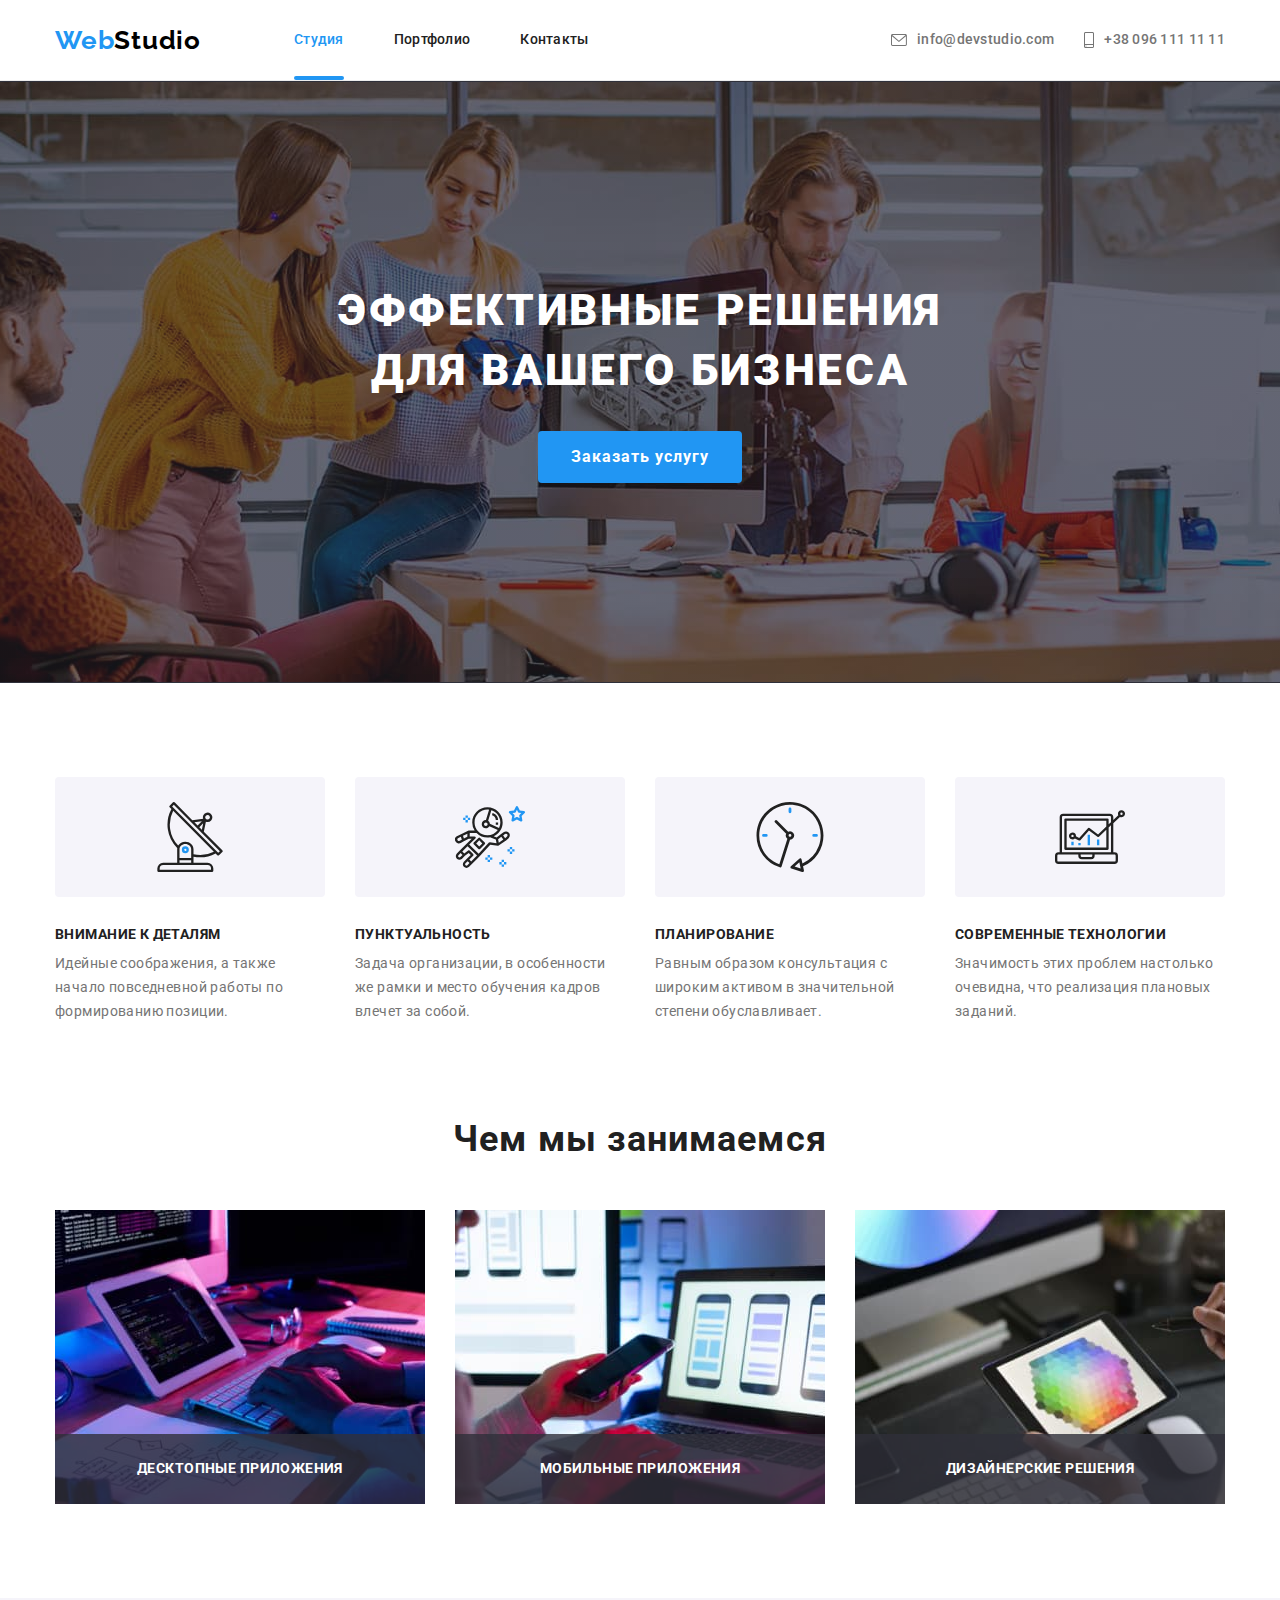
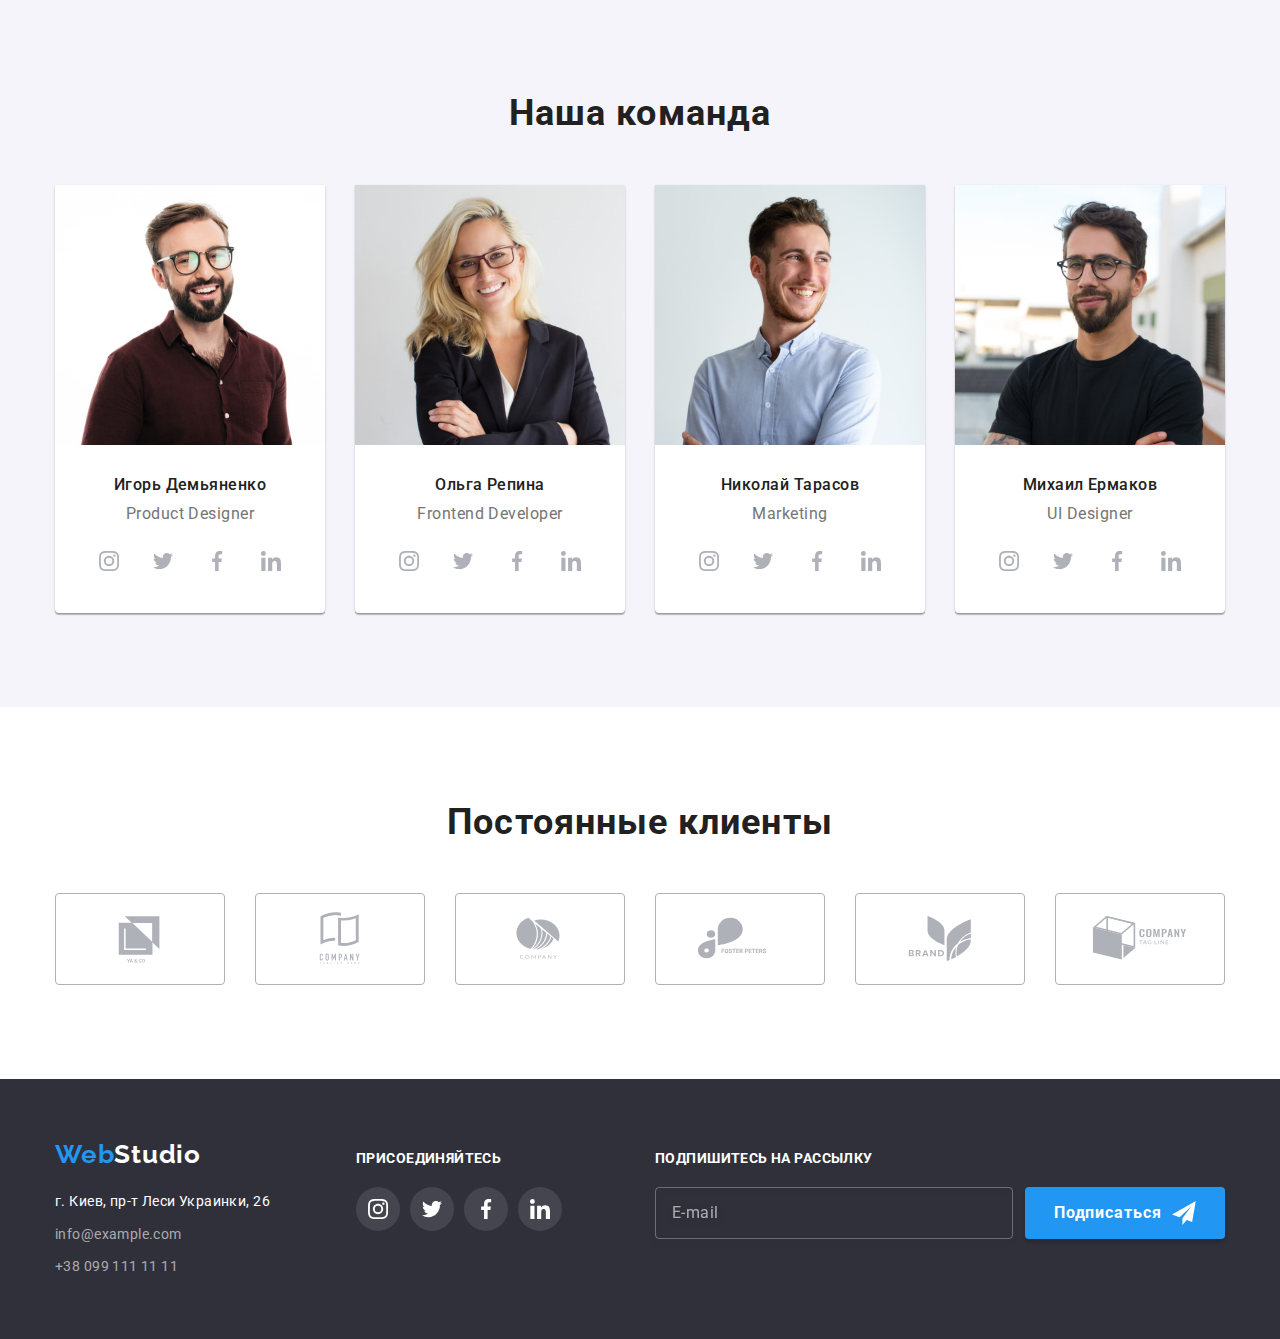
<file: index.html>
<!DOCTYPE html>
<html lang="ru">

<head>
    <meta charset="UTF-8">
    <meta http-equiv="X-UA-Compatible" content="IE=edge">
    <meta name="viewport" content="width=device-width, initial-scale=1.0">
    <title>WebStudio</title>
    <link
        href="https://fonts.googleapis.com/css2?family=Raleway:wght@700&family=Roboto:wght@400;500;700;900&display=swap"
        rel="stylesheet" />
    <link rel="stylesheet"
        href="https://cdnjs.cloudflare.com/ajax/libs/modern-normalize/1.1.0/modern-normalize.min.css" />
    <link rel="stylesheet" href="./css/main.min.css"/>
</head>

<body>
    <!--Шапка сайта-->
    <header class="page-header">
        <div class="container page-header__wrap">
            <nav class="page-header__nav">
                <a href="" lang="en" class="logo logo--dark"> <span class="logo__logo-part">Web</span>Studio</a>
                <ul class="site-nav site-nav--position">
                    <li class="site-nav__item"><a href="" class="site-nav__link site-nav__link--active">Студия</a></li>
                    <li class="site-nav__item"><a href="./portfolio.html" class="site-nav__link">Портфолио</a></li>
                    <li class="site-nav__item"><a href="" class="site-nav__link">Контакты</a></li>
                </ul>
            </nav>
            <ul class="page-header__contacts">
                <li class="page-header__contacts-item">
                    <a href="mailto:info@devstudio.com" class="page-header__contacts-link">
                        <svg class="page-header__contact-icon" width="16" height="12">
                            <use href="./images/sprite.svg#icon-envelope"></use>
                        </svg>
                        info@devstudio.com
                    </a>
                </li>
                <li class="page-header__contacts-item">
                    <a href="tel:+380961111111" class="page-header__contacts-link">
                        <svg class="page-header__contact-icon" width="10" height="16">
                            <use href="./images/sprite.svg#icon-smartphone"></use>
                        </svg>
                        +38 096 111 11 11
                    </a>
                </li>
            </ul>
        </div>
    </header>

    <!--Main-->
    <main>
        <!--Компания-->
        <section class="hero">
            <h1 class="hero__title">Эффективные решения для вашего бизнеса</h1>
            <button type="button" class="button button--size" data-modal-open>Заказать услугу</button>
            <div class="backdrop is-hidden" data-modal>
                <div class="modal">
                    <button class="modal__close" data-modal-close>
                        <svg width="11" height="11" class="modal__close-icon">
                            <use href="./images/sprite.svg#icon-close"></use>
                        </svg>
                    </button>
                    <p class="modal__title">Оставьте свои данные, мы вам перезвоним</p>
                    <form action="#" class="modal__form">
                        <p class="modal__block">
                            <label class="modal__form-label" for="name">Имя</label>
                            <input class="modal__form-input" type="text" name="text" id="name" placeholder=" ">
                            <svg class="modal__form-icon" width="18" height="18">
                                <use href="./images/sprite.svg#icon-person"></use>
                            </svg>
                        </p>
                        <p class="modal__block">
                            <label class="modal__form-label" for="tel">Телефон</label>
                            <input class="modal__form-input" type="tel" name="tel" id="tel" placeholder=" ">
                            <svg class="modal__form-icon" width="18" height="18">
                                <use href="./images/sprite.svg#icon-phone"></use>
                            </svg>
                        </p>
                        <p class="modal__block">
                            <label class="modal__form-label" for="mail">Почта</label>
                            <input class="modal__form-input" type="email" name="mail" id="mail" placeholder=" ">
                            <svg class="modal__form-icon" width="18" height="18">
                                <use href="./images/sprite.svg#icon-email"></use>
                            </svg>
                        </p>
                        <p class="modal__comment">
                            <label class="modal__comment-label" for="comment">Комментарий</label>
                            <textarea class="modal__comment-textarea" name="comment" id="comment" placeholder="Введите текст"></textarea>
                        </p>
                        <p class="modal__consent">
                            <label class="modal__consent-label" for="consent">
                            <input class="modal__consent-checkbox" type="checkbox" name="consent" id="consent">
                            <span class="modal__consent-icon"></span>
                            Соглашаюсь с рассылкой и принимаю <a href="#" class="modal__consent-link"> Условия договора</a></label>
                        </p>
                        <button type="submit" class="button modal__button">Отправить</button>  
                    </form>

                </div>
            </div>

        </section>
        <!--Преимущества-->

        <section class="advantages">
            <div class="container">
                <h2 class="heading advantages__heading visually-hidden">Наши преимущества</h2>
                <ul class="advantages__list">
                    <li class="advantages__item">
                        <div class="advantages__image">
                            <svg width="70" height="70">
                                <use href="./images/sprite.svg#icon-antenna"></use>
                            </svg>
                        </div>
                        <h3 class="advantages__title">Внимание к деталям</h3>
                        <p class="advantages__description">Идейные соображения, а также начало повседневной работы по
                            формированию позиции.
                        </p>
                    </li>
                    <li class="advantages__item">
                        <div class="advantages__image">
                            <svg width="70" height="70">
                                <use href="./images/sprite.svg#icon-astronaut"></use>
                            </svg>
                        </div>
                        <h3 class="advantages__title">Пунктуальность</h3>
                        <p class="advantages__description">Задача организации, в особенности же рамки и место обучения
                            кадров влечет за собой.
                        </p>
                    </li>
                    <li class="advantages__item">
                        <div class="advantages__image">
                            <svg width="70" height="70">
                                <use href="./images/sprite.svg#icon-clock"></use>
                            </svg>
                        </div>
                        <h3 class="advantages__title">Планирование</h3>
                        <p class="advantages__description">Равным образом консультация с широким активом в значительной
                            степени обуславливает.
                        </p>
                    </li>
                    <li class="advantages__item">
                        <div class="advantages__image">
                            <svg width="70" height="70">
                                <use href="./images/sprite.svg#icon-diagram"></use>
                            </svg>
                        </div>
                        <h3 class="advantages__title">Современные технологии</h3>
                        <p class="advantages__description">Значимость этих проблем настолько очевидна, что реализация
                            плановых заданий.
                        </p>
                    </li>
                </ul>
            </div>
        </section>
        <!--Чем мы занимаемся-->
        <section class="performance">
            <div class="container">
                <h2 class="heading performance__heading">Чем мы занимаемся</h2>
                <ul class="performance__list list">
                    <li class="performance__item">
                        <img src="./images/computer.jpg" alt="работа с компьютером"
                            width="370">
                        <a href="" class="performance__link">
                            <h3 class="performance__title">Десктопные приложения</h3>
                        </a>
                    </li>
                    <li class="performance__item">
                        <img src="./images/smartphone.jpg" alt="работа со смартфоном"
                            width="370">
                        <a href="" class="performance__link">
                            <h3 class="performance__title">Мобильные приложения</h3>
                        </a>
                    </li>
                    <li class="performance__item">
                        <img src="./images/mapcase.jpg" alt="работа с планшетом" width="370">
                        <a href="" class="performance__link">
                            <h3 class="performance__title">Дизайнерские решения</h3>
                        </a>
                    </li>
                </ul>
            </div>
        </section>
        <!--Наша команда-->
        <section class="team">
            <div class="container">
                <h2 class="heading team__heading">Наша команда</h2>
                <ul class="team__list list">
                    <li class="team__item">
                        <img class="team__image" src="./images/igor.jpg" alt="Мужчина" width="270">
                        <div class="team__wrap">
                            <h3 class="team__member">Игорь Демьяненко</h3>
                            <p lang="en" class="team__direction">Product Designer</p>
                            <ul class="social-network social-network--position list">
                                <li class="social-network__item"> <a href="" class="social-network__link social-network__link--dark">
                                        <svg class="social-network__icon" width="20" height="20">
                                            <use href="./images/sprite.svg#icon-instagram"></use>
                                        </svg>
                                    </a>
                                </li>
                                <li class="social-network__item">
                                    <a href="" class="social-network__link social-network__link--dark">
                                        <svg class="social-network__icon" width="20" height="20">
                                            <use href="./images/sprite.svg#icon-twitter"></use>
                                        </svg>
                                    </a>
                                </li>
                                <li class="social-network__item">
                                    <a href="" class="social-network__link social-network__link--dark">
                                        <svg class="social-network__icon" width="20" height="20">
                                            <use href="./images/sprite.svg#icon-facebook"></use>
                                        </svg>
                                    </a>
                                </li>
                                <li class="social-network__item">
                                    <a href="" class="social-network__link social-network__link--dark">
                                        <svg class="social-network__icon" width="20" height="20">
                                            <use href="./images/sprite.svg#icon-linkedin"></use>
                                        </svg>
                                    </a>
                                </li>
                            </ul>
                        </div>
                    </li>
                    <li class="team__item">
                        <img class="team__image" src="./images/olga.jpg" alt="Женщина" width="270">
                        <div class="team__wrap">
                            <h3 class="team__member">Ольга Репина</h3>
                            <p lang="en" class="team__direction">Frontend Developer</p>
                            <ul class="social-network social-network--position list">
                                <li class="social-network__item"> <a href="" class="social-network__link social-network__link--dark">
                                        <svg class="social-network__icon" width="20" height="20">
                                            <use href="./images/sprite.svg#icon-instagram"></use>
                                        </svg>
                                    </a>
                                </li>
                                <li class="social-network__item">
                                    <a href="" class="social-network__link social-network__link--dark">
                                        <svg class="social-network__icon" width="20" height="20">
                                            <use href="./images/sprite.svg#icon-twitter"></use>
                                        </svg>
                                    </a>
                                </li>
                                <li class="social-network__item">
                                    <a href="" class="social-network__link social-network__link--dark">
                                        <svg class="social-network__icon" width="20" height="20">
                                            <use href="./images/sprite.svg#icon-facebook"></use>
                                        </svg>
                                    </a>
                                </li>
                                <li class="social-network__item">
                                    <a href="" class="social-network__link social-network__link--dark">
                                        <svg class="social-network__icon" width="20" height="20">
                                            <use href="./images/sprite.svg#icon-linkedin"></use>
                                        </svg>
                                    </a>
                                </li>
                            </ul>
                        </div>
                    </li>
                    <li class="team__item">
                        <img class="team__image" src="./images/nikoly.jpg" alt="Мужчина" width="270">
                        <div class="team__wrap">
                            <h3 class="team__member">Николай Тарасов</h3>
                            <p lang="en" class="team__direction">Marketing</p>
                            <ul class="social-network social-network--position list">
                                <li class="social-network__item"> <a href="" class="social-network__link social-network__link--dark">
                                        <svg class="social-network__icon" width="20" height="20">
                                            <use href="./images/sprite.svg#icon-instagram"></use>
                                        </svg>
                                    </a>
                                </li>
                                <li class="social-network__item">
                                    <a href="" class="social-network__link social-network__link--dark">
                                        <svg class="social-network__icon" width="20" height="20">
                                            <use href="./images/sprite.svg#icon-twitter"></use>
                                        </svg>
                                    </a>
                                </li>
                                <li class="social-network__item">
                                    <a href="" class="social-network__link social-network__link--dark">
                                        <svg class="social-network__icon" width="20" height="20">
                                            <use href="./images/sprite.svg#icon-facebook"></use>
                                        </svg>
                                    </a>
                                </li>
                                <li class="social-network__item">
                                    <a href="" class="social-network__link social-network__link--dark">
                                        <svg class="social-network__icon" width="20" height="20">
                                            <use href="./images/sprite.svg#icon-linkedin"></use>
                                        </svg>
                                    </a>
                                </li>
                            </ul>
                        </div>
                    </li>
                    <li class="team__item">
                        <img class="team__image" src="./images/mihail.jpg" alt="Мужчина" width="270">
                        <div class="team__wrap">
                            <h3 class="team__member">Михаил Ермаков</h3>
                            <p lang="en" class="team__direction">UI Designer</p>
                            <ul class="social-network social-network--position list">
                                <li class="social-network__item"> <a href="" class="social-network__link social-network__link--dark">
                                        <svg class="social-network__icon" width="20" height="20">
                                            <use href="./images/sprite.svg#icon-instagram"></use>
                                        </svg>
                                    </a>
                                </li>
                                <li class="social-network__item">
                                    <a href="" class="social-network__link social-network__link--dark">
                                        <svg class="social-network__icon" width="20" height="20">
                                            <use href="./images/sprite.svg#icon-twitter"></use>
                                        </svg>
                                    </a>
                                </li>
                                <li class="social-network__item">
                                    <a href="" class="social-network__link social-network__link--dark">
                                        <svg class="social-network__icon" width="20" height="20">
                                            <use href="./images/sprite.svg#icon-facebook"></use>
                                        </svg>
                                    </a>
                                </li>
                                <li class="social-network__item">
                                    <a href="" class="social-network__link social-network__link--dark">
                                        <svg class="social-network__icon" width="20" height="20">
                                            <use href="./images/sprite.svg#icon-linkedin"></use>
                                        </svg>
                                    </a>
                                </li>
                            </ul>
                        </div>
                    </li>
                </ul>
            </div>
        </section>

        <!--Постоянные клиенты-->
        <section class="clients">
            <div class="container">
                <h2 class="heading clients__heading">Постоянные клиенты</h2>
                <ul class="clients__list list">
                    <li class="clients__item">
                        <a href="" class="clients__link">
                            <svg class="client__icon" width="106" height="60">
                                <use href="./images/sprite.svg#icon-Logo"></use>
                            </svg>
                        </a>
                    </li>
                    <li class="clients__item">
                        <a href="" class="clients__link">
                            <svg class="client__icon" width="106" height="60">
                                <use href="./images/sprite.svg#icon-Logo-1"></use>
                            </svg>
                        </a>
                    </li>
                    <li class="clients__item">
                        <a href="" class="clients__link">
                            <svg class="client__icon" width="106" height="60">
                                <use href="./images/sprite.svg#icon-Logo-2"></use>
                            </svg>
                        </a>
                    </li>
                    <li class="clients__item">
                        <a href="" class="clients__link">
                            <svg class="client__icon" width="106" height="60">
                                <use href="./images/sprite.svg#icon-Logo-3"></use>
                            </svg>
                        </a>
                    </li>
                    <li class="clients__item">
                        <a href="" class="clients__link">
                            <svg class="client__icon" width="106" height="60">
                                <use href="./images/sprite.svg#icon-Logo-4"></use>
                            </svg>
                        </a>
                    </li>
                    <li class="clients__item">
                        <a href="" class="clients__link">
                            <svg class="client__icon" width="106" height="60">
                                <use href="./images/sprite.svg#icon-Logo-5"></use>
                            </svg>
                        </a>
                    </li>
                </ul>
            </div>
        </section>
    </main>

    <!--footer-->
    <footer class="page-footer" >
        <div class="container page-footer__wrap">
            <div class="page-footer__block-one">
                <a href="" lang="en" class="logo logo--light"><span class="logo__logo-part">Web</span>Studio</a>
                <address class="page-footer__address">
                    г. Киев, пр-т Леси Украинки, 26
                    <ul class="page-footer__contacts list">
                        <li class="page-footer__contacts-item"><a href="mailto:info@example.com"
                                class="page-footer__contacts-link">info@example.com</a></li>
                        <li class="page-footer__contacts-item"><a href="tel:+380991111111" class="page-footer__contacts-link">+38 099 111 11
                                11</a></li>
                    </ul>
                </address>
            </div>
            <div class="page-footer__block-two">
                <p class="page-footer__title">присоединяйтесь</p>
                <ul class="social-network list">
                    <li class="social-network__item">
                        <a href="" class="social-network__link social-network__link--light">
                            <svg class="social-network__icon" width="20" height="20">
                                <use href="./images/sprite.svg#icon-instagram"></use>
                            </svg>
                        </a>
                    </li>
                    <li class="social-network__item">
                        <a href="" class="social-network__link social-network__link--light">
                            <svg class="social-network__icon" width="20" height="20">
                                <use href="./images/sprite.svg#icon-twitter"></use>
                            </svg>
                        </a>
                    </li>
                    <li class="social-network__item">
                        <a href="" class="social-network__link social-network__link--light">
                            <svg class="social-network__icon" width="20" height="20">
                                <use href="./images/sprite.svg#icon-facebook"></use>
                            </svg>
                        </a>
                    </li>
                    <li class="social-network__item">
                        <a href="" class="social-network__link social-network__link--light">
                            <svg class="social-network__icon" width="20" height="20">
                                <use href="./images/sprite.svg#icon-linkedin"></use>
                            </svg>
                        </a>
                    </li>
                </ul>
            </div>
            <div class="mailing">
                <p class="mailing__title">Подпишитесь на рассылку</p>
                <form action="#" class="mailing__form">
                        <label for="email"></label>
                        <input class="mailing__input" type="email" name="mail" id="email" placeholder="E-mail">
                        <button class="button button--icon" type="submit">Подписаться 
                            <svg class="mailing__icon" width="24" height="24">
                            <use href="./images/sprite.svg#icon-send"></use>
                            </svg>
                        </button>
                </form>
                
            </div>

        </div>
    </footer>
    <script src="./js/modal.js"></script>
</body>

</html>
</file>
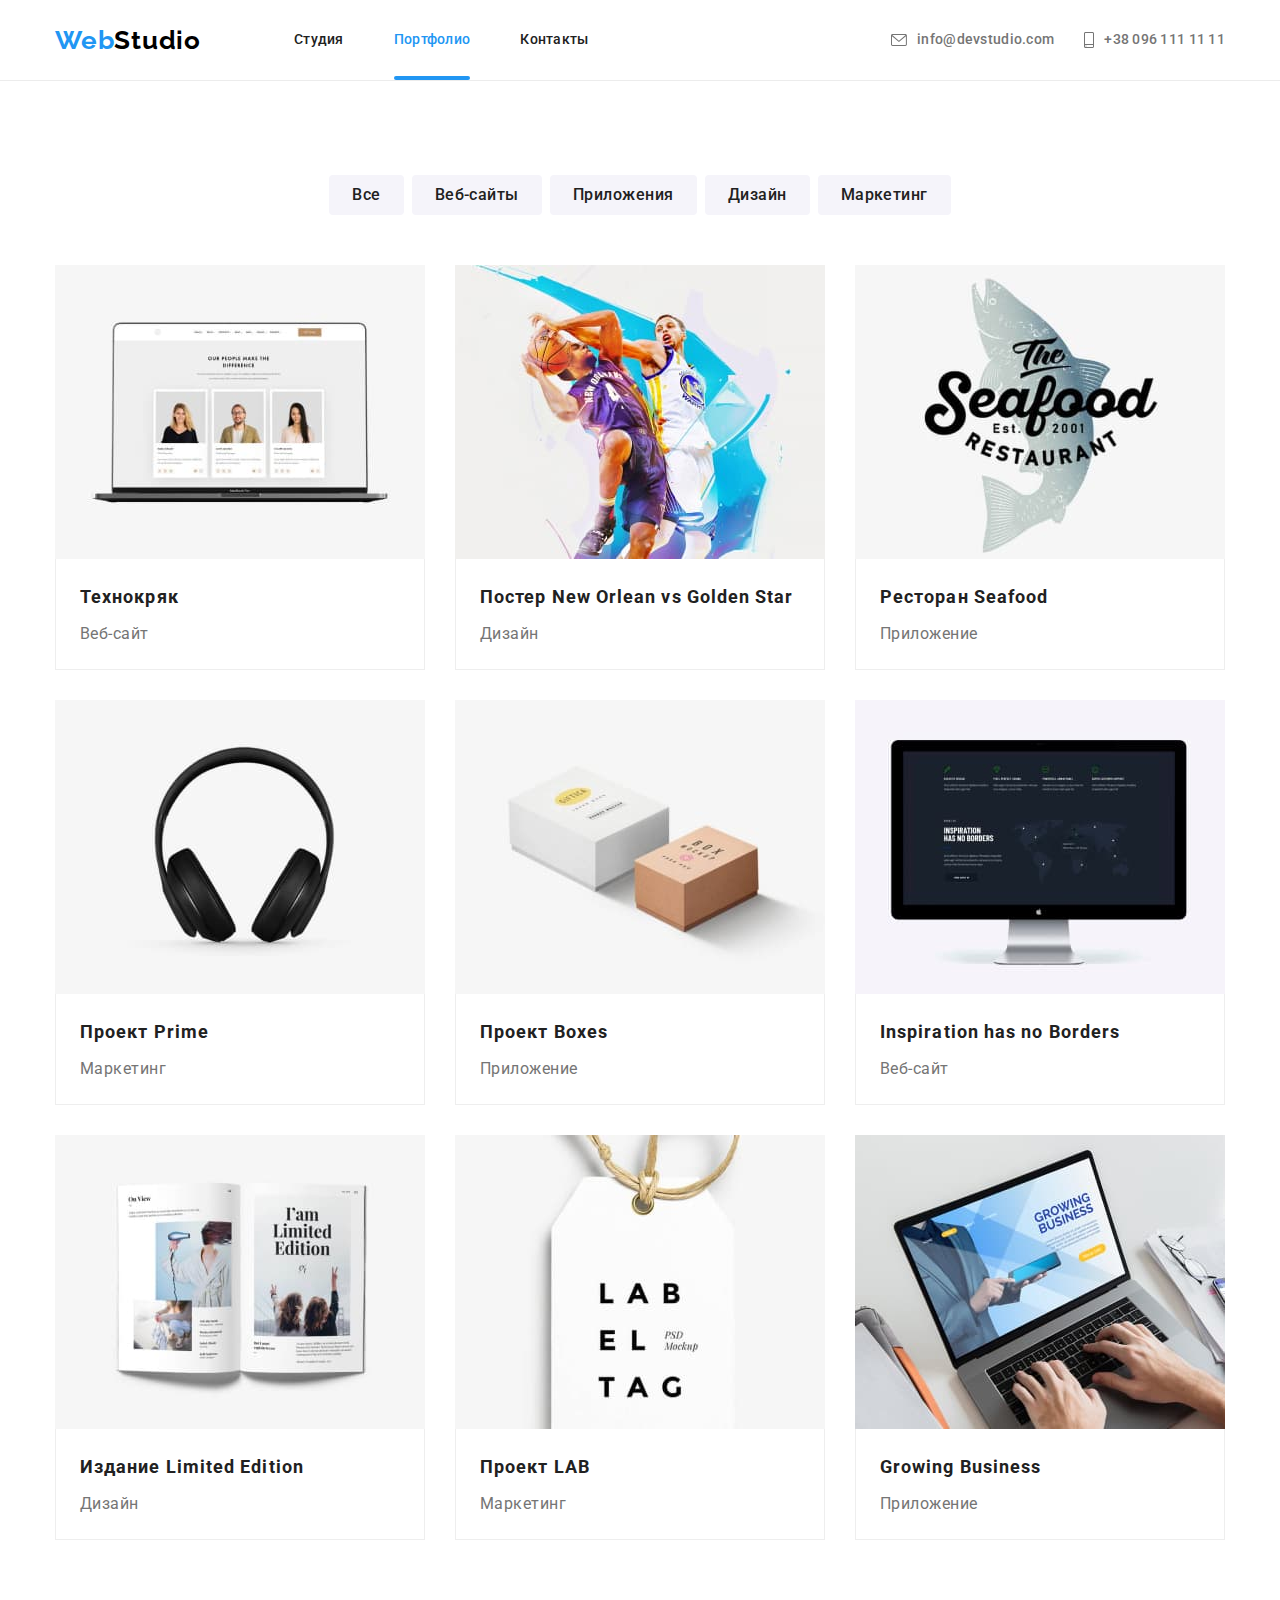
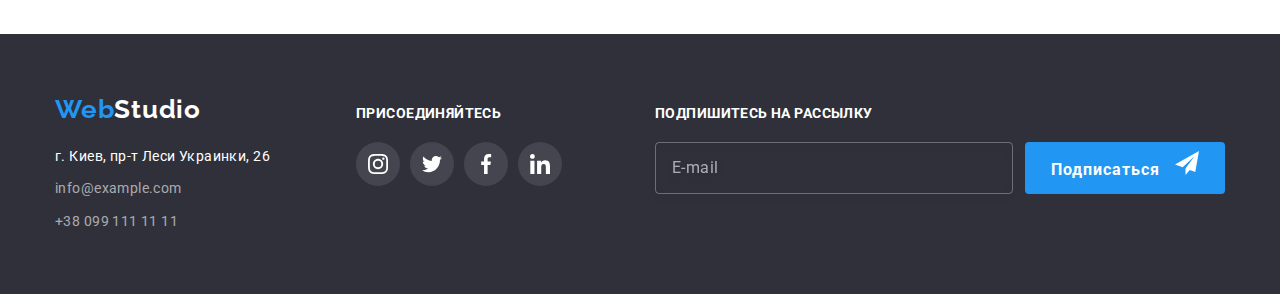
<file: portfolio.html>
<!DOCTYPE html>
<html lang="ru">

<head>
    <meta charset="UTF-8">
    <meta http-equiv="X-UA-Compatible" content="IE=edge">
    <meta name="viewport" content="width=device-width, initial-scale=1.0">
    <title>WebStudio</title>
    <link
        href="https://fonts.googleapis.com/css2?family=Raleway:wght@700&family=Roboto:wght@400;500;700;900&display=swap"
        rel="stylesheet" />
    <link rel="stylesheet"
        href="https://cdnjs.cloudflare.com/ajax/libs/modern-normalize/1.1.0/modern-normalize.min.css" />
    <link rel="stylesheet" href="./css/main.min.css"/>
</head>

<body>
    <!--Шапка сайта-->
    <header class="page-header">
        <div class="container page-header__wrap">
            <nav class="page-header__nav">
                <a href="" lang="en" class="logo logo--dark"> <span class="logo__logo-part">Web</span>Studio</a>
                <ul class="site-nav site-nav--position">
                    <li class="site-nav__item"><a href="./index.html" class="site-nav__link">Студия</a></li>
                    <li class="site-nav__item"><a href="" class="site-nav__link site-nav__link--active">Портфолио</a></li>
                    <li class="site-nav__item"><a href="" class="site-nav__link">Контакты</a></li>
                </ul>
            </nav>
            <ul class="page-header__contacts">
                <li class="page-header__contacts-item">
                    <a href="mailto:info@devstudio.com" class="page-header__contacts-link">
                        <svg class="page-header__contact-icon" width="16" height="12">
                            <use href="./images/sprite.svg#icon-envelope"></use>
                        </svg>
                        info@devstudio.com
                    </a>
                </li>
                <li class="page-header__contacts-item">
                    <a href="tel:+380961111111" class="page-header__contacts-link">
                        <svg class="page-header__contact-icon" width="10" height="16">
                            <use href="./images/sprite.svg#icon-smartphone"></use>
                        </svg>
                        +38 096 111 11 11
                    </a>
                </li>
            </ul>
        </div>
    </header>

    <!--Main-->
    <main>
        <!--Проекты-->
        <section class="projects">
            <div class="container">
                <h1 class="projects__title visually-hidden">Projects</h1>
                <ul class="projects__button-list">
                    <li class="projects__item">
                        <button type="button" class="projects__button">Все</button>
                    </li>
                    <li class="projects__item">
                        <button type="button" class="projects__button">Веб-сайты</button>
                    </li>
                    <li class="projects__item">
                        <button type="button" class="projects__button">Приложения</button>
                    </li>
                    <li class="projects__item">
                        <button type="button" class="projects__button">Дизайн</button>
                    </li>
                    <li class="projects__item">
                        <button type="button" class="projects__button">Маркетинг</button>
                    </li>
                </ul>
                <ul class="card-set list">
                    <li class="card-set__item">
                        <a href="" class="product">
                            <div class="product__wrap">
                                <img src="./images/img1.jpg" width="370" height="294"
                                    alt="Фото двух женщин и одного мужчины"> 
                                    <p class="product__description">Технокряк это современная площадка распространения
                                        коронавируса. Компании используют
                                        эту платформу для цифрового
                                        шпионажа и атак на защищённые сервера конкурентов.</p>
                            </div>
                            <div class="product__meta">
                                <h2 class="product__name">Технокряк</h2>
                                <p class="product__direction">Веб-сайт</p>
                            </div>
                        </a>
                    </li>
                    <li class="card-set__item">
                        <a href="" class="product">
                            <div class="product__wrap">
                                <img src="./images/img2.jpg" width="370" height="294"
                                    alt="Два баскетболиста с мячом">
                                <p class="product__description">Технокряк это современная площадка распространения
                                    коронавируса. Компании используют
                                    эту платформу для цифрового
                                    шпионажа и атак на защищённые сервера конкурентов.</p>
                            </div>
                            <div class="product__meta">
                                <h2 class="product__name">Постер <span lang="en">New Orlean vs Golden Star</span>
                                </h2>
                                <p class="product__direction">Дизайн</p>
                            </div>
                        </a>
                    </li>
                    <li class="card-set__item">
                        <a href="" class="product">
                            <div class="product__wrap">
                                <img src="./images/img3.jpg" width="370" height="294"
                                    alt="Логотип ресторана">
                                <p class="product__description">Технокряк это современная площадка распространения
                                    коронавируса. Компании используют
                                    эту платформу для цифрового
                                    шпионажа и атак на защищённые сервера конкурентов.</p>
                            </div>
                            <div class="product__meta">
                                <h2 class="product__name">Ресторан <span lang="en">Seafood</span></h2>
                                <p class="product__direction">Приложение</p>
                            </div>
                        </a>
                    </li>
                    <li class="card-set__item">
                        <a href="" class="product">
                            <div class="product__wrap">
                                <img src="./images/img4.jpg" width="370" height="294"
                                    alt="Черные наушники">
                                <p class="product__description">Технокряк это современная площадка распространения
                                    коронавируса. Компании используют
                                    эту платформу для цифрового
                                    шпионажа и атак на защищённые сервера конкурентов.</p>
                            </div>
                            <div class="product__meta">
                                <h2 class="product__name">Проект <span lang="en">Prime</span></h2>
                                <p class="product__direction">Маркетинг</p>
                            </div>
                        </a>
                    </li>
                    <li class="card-set__item">
                        <a href="" class="product">
                            <div class="product__wrap">
                                <img src="./images/img5.jpg" width="370" height="294"
                                    alt="Белая и бежевая коробочки">
                                <p class="product__description">Технокряк это современная площадка распространения
                                    коронавируса. Компании используют
                                    эту платформу для цифрового
                                    шпионажа и атак на защищённые сервера конкурентов.</p>
                            </div>
                            <div class="product__meta">
                                <h2 class="product__name">Проект <span>Boxes</span></h2>
                                <p class="product__direction">Приложение</p>
                            </div>
                        </a>
                    </li>
                    <li class="card-set__item">
                        <a href="" class="product">
                            <div class="product__wrap">
                                <img src="./images/img6.jpg" width="370" height="294"
                                    alt="Монитор компьютера">
                                <p class="product__description">Технокряк это современная площадка распространения
                                    коронавируса. Компании используют
                                    эту платформу для цифрового
                                    шпионажа и атак на защищённые сервера конкурентов.</p>
                            </div>
                            <div class="product__meta">
                                <h2 class="product__name"> <span lang="en">Inspiration has no Borders</span> </h2>
                                <p class="product__direction">Веб-сайт</p>
                            </div>
                        </a>
                    </li>
                    <li class="card-set__item">
                        <a href="" class="product">
                            <div class="product__wrap">
                                <img src="./images/img7.jpg" width="370" height="294"
                                    alt="Раскрытая книга">
                                <p class="product__description">Технокряк это современная площадка распространения
                                    коронавируса. Компании используют
                                    эту платформу для цифрового
                                    шпионажа и атак на защищённые сервера конкурентов.</p>
                            </div>
                            <div class="product__meta">
                                <h2 class="product__name">Издание <span lang="en">Limited Edition</span></h2>
                                <p class="product__direction">Дизайн</p>
                            </div>
                        </a>
                    </li>
                    <li class="card-set__item">
                        <a href="" class="product">
                            <div class="product__wrap">
                                <img src="./images/img8.jpg" width="370" height="294"
                                    alt="Брелок">
                                <p class="product__description">Технокряк это современная площадка распространения
                                    коронавируса. Компании используют
                                    эту платформу для цифрового
                                    шпионажа и атак на защищённые сервера конкурентов.</p>
                            </div>
                            <div class="product__meta">
                                <h2 class="product__name">Проект <span lang="en">LAB</span></h2>
                                <p class="product__direction">Маркетинг</p>
                            </div>
                        </a>
                    </li>
                    <li class="card-set__item">
                        <a href="" class="product">
                            <div class="product__wrap">
                                <img src="./images/img9.jpg" width="370" height="294"
                                    alt="Ноутбук">
                                <p class="product__description">Технокряк это современная площадка распространения
                                    коронавируса. Компании используют
                                    эту платформу для цифрового
                                    шпионажа и атак на защищённые сервера конкурентов.</p>
                            </div>
                            <div class="product__meta">
                                <h2 class="product__name"> <span lang="en">Growing Business</span></h2>
                                <p class="product__direction">Приложение</p>
                            </div>
                        </a>
                    </li>
                </ul>
            </div>
        </section>
    </main>

    <!--footer-->
    <footer class="page-footer">
        <div class="container page-footer__wrap">
            <div class="page-footer__block-one">
                <a href="" lang="en" class="logo logo--light"><span class="logo__logo-part">Web</span>Studio</a>
                <address class="page-footer__address">
                    г. Киев, пр-т Леси Украинки, 26
                    <ul class="page-footer__contacts list">
                        <li class="page-footer__contacts-item"><a href="mailto:info@example.com"
                                class="page-footer__contacts-link">info@example.com</a></li>
                        <li class="page-footer__contacts-item"><a href="tel:+380991111111"
                                class="page-footer__contacts-link">+38 099 111 11
                                11</a></li>
                    </ul>
                </address>
            </div>
            <div class="page-footer__block-two">
                <p class="page-footer__title">присоединяйтесь</p>
                <ul class="social-network list">
                    <li class="social-network__item">
                        <a href="" class="social-network__link social-network__link--light">
                            <svg class="social-network__icon" width="20" height="20">
                                <use href="./images/sprite.svg#icon-instagram"></use>
                            </svg>
                        </a>
                    </li>
                    <li class="social-network__item">
                        <a href="" class="social-network__link social-network__link--light">
                            <svg class="social-network__icon" width="20" height="20">
                                <use href="./images/sprite.svg#icon-twitter"></use>
                            </svg>
                        </a>
                    </li>
                    <li class="social-network__item">
                        <a href="" class="social-network__link social-network__link--light">
                            <svg class="social-network__icon" width="20" height="20">
                                <use href="./images/sprite.svg#icon-facebook"></use>
                            </svg>
                        </a>
                    </li>
                    <li class="social-network__item">
                        <a href="" class="social-network__link social-network__link--light">
                            <svg class="social-network__icon" width="20" height="20">
                                <use href="./images/sprite.svg#icon-linkedin"></use>
                            </svg>
                        </a>
                    </li>
                </ul>
            </div>
            <div class="mailing">
                <p class="mailing__title">Подпишитесь на рассылку</p>
                <form action="#" class="mailing__form">
                    <label for="email"></label>
                    <input class="mailing__input" type="email" name="mail" id="email" placeholder="E-mail">
                    <button class="button mailing__button" type="submit">Подписаться
                        <svg class="mailing__icon" width="24" height="24">
                            <use href="./images/sprite.svg#icon-send"></use>
                        </svg>
                    </button>
                </form>
    
            </div>
    
        </div>
    </footer>
    </body>
    
    </html>
</file>
<file: css/main.min.css>
.page-header__contacts,.site-nav,.advantages__list,.performance__list,.team__list,.social-network,.clients__list,.page-footer__contacts,.projects__button-list,.card-set{list-style:none;margin:0;padding:0}.visually-hidden{position:absolute;width:1px;height:1px;margin:-1px;border:0;padding:0;white-space:nowrap;-webkit-clip-path:inset(100%);clip-path:inset(100%);clip:rect(0 0 0 0);overflow:hidden}body{background-color:#fff;color:#757575;font-family:Roboto,sans-serif}a{text-decoration:none}h1,h2,h3,ul,p{margin-top:0;margin-bottom:0}img{display:block}.heading{color:#212121;font-weight:700;font-size:36px;line-height:1.17;letter-spacing:.03em;text-align:center}.page-header{border-bottom:1px solid #ececec}.page-header .container{margin-left:auto;margin-right:auto;width:1200px;padding-left:15px;padding-right:15px}.page-header__wrap{display:-webkit-box;display:-ms-flexbox;display:flex;-webkit-box-align:center;-ms-flex-align:center;align-items:center}.page-header__nav{display:-webkit-box;display:-ms-flexbox;display:flex;-webkit-box-align:center;-ms-flex-align:center;align-items:center}.page-header__contacts{display:-webkit-box;display:-ms-flexbox;display:flex;margin-left:auto}.page-header__contacts-item:not(:last-child){margin-right:30px}.page-header__contacts-link{display:-webkit-box;display:-ms-flexbox;display:flex;color:#757575;font-weight:500;font-size:14px;line-height:1.14;letter-spacing:.02em;-webkit-box-align:center;-ms-flex-align:center;align-items:center;-webkit-transition:color 250ms cubic-bezier(0.4, 0, 0.2, 1);transition:color 250ms cubic-bezier(0.4, 0, 0.2, 1)}.page-header__contacts-link:hover,.page-header__contacts-link:focus{color:#2196f3}.page-header__contact-icon{margin-right:10px;fill:currentColor}.logo{font-family:Raleway,sans-serif;font-weight:700;font-size:26px;line-height:1.19;letter-spacing:.03em}.logo--dark{color:#000}.logo--light{display:inline-block;color:#fff;margin-bottom:20px}.logo__logo-part{color:#2196f3}.site-nav{display:-webkit-box;display:-ms-flexbox;display:flex}.site-nav--position{margin-left:93px}.site-nav__item:not(:last-child){margin-right:50px}.site-nav__link{display:block;position:relative;padding-top:32px;padding-bottom:32px;color:#212121;font-weight:500;font-size:14px;line-height:1.14;letter-spacing:.02em;-webkit-transition:color 250ms cubic-bezier(0.4, 0, 0.2, 1);transition:color 250ms cubic-bezier(0.4, 0, 0.2, 1)}.site-nav__link:hover,.site-nav__link:focus{color:#2196f3}.site-nav__link--active{color:#2196f3}.site-nav__link:after{position:absolute;left:0;bottom:0;content:"";display:block;width:100%;height:4px;background-color:#2196f3;border-radius:2px;opacity:0}.site-nav__link--active:after{opacity:1}.hero{background-color:#2f303a;text-align:center;padding-top:200px;padding-bottom:200px;margin-left:auto;margin-right:auto;background-image:-webkit-gradient(linear, left top, left bottom, from(rgba(47,48,58,0.4)), to(rgba(47,48,58,0.4))),url(../images/hero.jpg);background-image:linear-gradient(rgba(47,48,58,0.4), rgba(47,48,58,0.4)),url(../images/hero.jpg);max-width:1600px;background-position:center;background-repeat:no-repeat}.hero__title{max-width:696px;margin-top:0;margin-bottom:30px;margin-left:auto;margin-right:auto;color:#fff;font-weight:900;font-size:44px;line-height:1.36;letter-spacing:.06em;text-align:center;text-transform:uppercase}.button{min-width:200px;display:inline-block;border:1px solid transparent;border-radius:4px;font-family:Roboto,sans-serif;cursor:pointer;text-decoration:none;text-align:center;color:#fff;background-color:#2196f3;font-weight:700;font-size:16px;line-height:1.87;letter-spacing:.06em;letter-spacing:0.06em;-webkit-transition:background-color 250ms cubic-bezier(0.4, 0, 0.2, 1);transition:background-color 250ms cubic-bezier(0.4, 0, 0.2, 1)}.button--size{padding:10px 32px}.button:hover,.button:focus{background-color:#188ce8}.button--icon{display:-webkit-box;display:-ms-flexbox;display:flex;-webkit-box-align:center;-ms-flex-align:center;align-items:center;text-align:center;padding:10px 28px;-webkit-box-shadow:0px 4px 4px rgba(0,0,0,0.15);box-shadow:0px 4px 4px rgba(0,0,0,0.15)}.button--icon:hover,.button--icon:focus{background-color:#188ce8}.backdrop{position:fixed;top:0;left:0;width:100%;height:100%;background-color:rgba(0,0,0,0.1);opacity:1;-webkit-transition:opacity 250ms cubic-bezier(0.4, 0, 0.2, 1);transition:opacity 250ms cubic-bezier(0.4, 0, 0.2, 1);z-index:20}.backdrop.is-hidden{opacity:0;pointer-events:none}.modal{position:absolute;top:50%;left:50%;-webkit-transform:translate(-50%, -50%) scale(1);transform:translate(-50%, -50%) scale(1);-webkit-transition:-webkit-transform 250ms cubic-bezier(0.4, 0, 0.2, 1);transition:-webkit-transform 250ms cubic-bezier(0.4, 0, 0.2, 1);transition:transform 250ms cubic-bezier(0.4, 0, 0.2, 1);transition:transform 250ms cubic-bezier(0.4, 0, 0.2, 1), -webkit-transform 250ms cubic-bezier(0.4, 0, 0.2, 1);width:528px;height:581px;padding:40px;background-color:#fff;-webkit-box-shadow:0px 1px 3px rgba(0,0,0,0.12),0px 1px 1px rgba(0,0,0,0.14),0px 2px 1px rgba(0,0,0,0.2);box-shadow:0px 1px 3px rgba(0,0,0,0.12),0px 1px 1px rgba(0,0,0,0.14),0px 2px 1px rgba(0,0,0,0.2);border-radius:4px}.backdrop.is-hidden .modal{-webkit-transform:translate(-50%, -50%) scale(0.9);transform:translate(-50%, -50%) scale(0.9)}.modal__close{position:absolute;width:30px;height:30px;top:8px;right:8px;display:-webkit-box;display:-ms-flexbox;display:flex;-webkit-box-pack:center;-ms-flex-pack:center;justify-content:center;-webkit-box-align:center;-ms-flex-align:center;align-items:center;cursor:pointer;background-color:#fff;border:1px solid rgba(0,0,0,0.1);border-radius:50%;-webkit-transition:color 250ms cubic-bezier(0.4, 0, 0.2, 1);transition:color 250ms cubic-bezier(0.4, 0, 0.2, 1)}.modal__close:hover{color:#2196f3}.modal__close-icon{fill:currentColor}.modal__title{margin-bottom:12px;color:#212121;font-weight:700;font-size:20px;line-height:1.15;letter-spacing:.03em;text-align:center}.modal__form{width:100%;height:100%}.modal__block{position:relative;display:-webkit-box;display:-ms-flexbox;display:flex;-webkit-box-orient:vertical;-webkit-box-direction:normal;-ms-flex-direction:column;flex-direction:column;-webkit-box-pack:start;-ms-flex-pack:start;justify-content:start;margin-bottom:10px}.modal__form-label{margin-bottom:4px;text-align:start;font-weight:400;font-size:12px;line-height:1.17;letter-spacing:.01em}.modal__form-input{margin:0;padding:11px 12px;border:1px solid rgba(33,33,33,0.2);border-radius:4px;padding-left:42px;-webkit-transition:border 250ms cubic-bezier(0.4, 0, 0.2, 1);transition:border 250ms cubic-bezier(0.4, 0, 0.2, 1)}.modal__form-input:focus{outline:none;border:1px solid #2196f3}.modal__form-icon{position:absolute;left:12px;top:50%;-webkit-transition:fill 250ms cubic-bezier(0.4, 0, 0.2, 1);transition:fill 250ms cubic-bezier(0.4, 0, 0.2, 1)}.modal__form-input:focus+.modal__form-icon{fill:#2196f3}.modal__comment{display:-webkit-box;display:-ms-flexbox;display:flex;-webkit-box-orient:vertical;-webkit-box-direction:normal;-ms-flex-direction:column;flex-direction:column;-webkit-box-pack:start;-ms-flex-pack:start;justify-content:start;margin-bottom:20px}.modal__comment-label{margin-bottom:4px;text-align:start;font-weight:400;font-size:12px;line-height:1.17;letter-spacing:.01em}.modal__comment-textarea{width:448px;height:120px;resize:none;padding:12px 16px;border:1px solid rgba(33,33,33,0.2);border-radius:4px;-webkit-transition:border 250ms cubic-bezier(0.4, 0, 0.2, 1);transition:border 250ms cubic-bezier(0.4, 0, 0.2, 1)}.modal__comment-textarea:focus{outline:none;border:1px solid #2196f3}.modal__comment-textarea::-webkit-input-placeholder{font-weight:400;font-size:12px;line-height:1.17;letter-spacing:.01em;color:rgba(117,117,117,0.5);outline:none}.modal__comment-textarea:-ms-input-placeholder{font-weight:400;font-size:12px;line-height:1.17;letter-spacing:.01em;color:rgba(117,117,117,0.5);outline:none}.modal__comment-textarea::-ms-input-placeholder{font-weight:400;font-size:12px;line-height:1.17;letter-spacing:.01em;color:rgba(117,117,117,0.5);outline:none}.modal__comment-textarea::placeholder{font-weight:400;font-size:12px;line-height:1.17;letter-spacing:.01em;color:rgba(117,117,117,0.5);outline:none}.modal__consent{display:-webkit-box;display:-ms-flexbox;display:flex;-webkit-box-pack:center;-ms-flex-pack:center;justify-content:center;margin-bottom:30px}.modal__consent-checkbox{position:absolute;width:1px;height:1px;margin:-1px;border:0;padding:0}.modal__consent-label{display:-webkit-box;display:-ms-flexbox;display:flex;-webkit-box-align:center;-ms-flex-align:center;align-items:center;font-weight:400;font-size:14px;line-height:1.17;letter-spacing:.03em}.modal__consent-icon{display:inline-block;margin-right:8px;width:16px;height:15px;border:2px solid #212121;border-radius:2px;-webkit-transition:border 250ms cubic-bezier(0.4, 0, 0.2, 1),background-image 250ms cubic-bezier(0.4, 0, 0.2, 1),background-color 250ms cubic-bezier(0.4, 0, 0.2, 1);transition:border 250ms cubic-bezier(0.4, 0, 0.2, 1),background-image 250ms cubic-bezier(0.4, 0, 0.2, 1),background-color 250ms cubic-bezier(0.4, 0, 0.2, 1)}.modal__consent-checkbox:checked+.modal__consent-icon{border:#2196f3;background-image:url(../images/icon-check.svg);background-color:#2196f3;background-repeat:no-repeat;background-position:center}.modal__consent-link{display:block;margin-left:5px;text-decoration:underline;color:#2196f3}.modal__button{padding:10px 56px;-webkit-box-shadow:0px 4px 4px rgba(0,0,0,0.15);box-shadow:0px 4px 4px rgba(0,0,0,0.15)}.modal__button:hover,.modal__button:focus{background-color:#188ce8}.advantages{padding-top:94px;padding-bottom:94px}.advantages .container{margin-left:auto;margin-right:auto;width:1200px;padding-left:15px;padding-right:15px}.advantages__heading{margin-bottom:50px}.advantages__list{display:-webkit-box;display:-ms-flexbox;display:flex}.advantages__title{color:#212121;margin-bottom:10px;font-weight:700;font-size:14px;line-height:1.14;letter-spacing:.03em;text-transform:uppercase}.advantages__item:not(:last-child){margin-right:30px}.advantages__image{display:-webkit-box;display:-ms-flexbox;display:flex;width:270px;height:120px;-webkit-box-pack:center;-ms-flex-pack:center;justify-content:center;-webkit-box-align:center;-ms-flex-align:center;align-items:center;margin-bottom:30px;border-radius:4px;background-color:#f5f4fa}.advantages__description{font-weight:400;font-size:14px;line-height:1.71;letter-spacing:.03em}.performance{padding-top:0;padding-bottom:94px}.performance .container{margin-left:auto;margin-right:auto;width:1200px;padding-left:15px;padding-right:15px}.performance__heading{margin-bottom:50px}.performance__list{display:-webkit-box;display:-ms-flexbox;display:flex;position:relative}.performance__item{width:370px}.performance__item:not(:last-child){margin-right:30px}.performance__link{position:absolute;width:370px;height:70px;bottom:0;background-color:rgba(47,48,58,0.8)}.performance__title{color:#fff;padding-top:27px;padding-bottom:27px;font-weight:700;font-size:14px;line-height:1.14;letter-spacing:.03em;text-align:center;text-transform:uppercase;-webkit-box-align:center;-ms-flex-align:center;align-items:center}.team{background-color:#f5f4fa;padding-top:94px;padding-bottom:94px}.team .container{margin-left:auto;margin-right:auto;width:1200px;padding-left:15px;padding-right:15px}.team__heading{margin-bottom:50px}.team__list{display:-webkit-box;display:-ms-flexbox;display:flex}.team__item{width:270px;background-color:#fff;text-align:center;-webkit-box-shadow:0px 1px 3px rgba(0,0,0,0.12),0px 1px 1px rgba(0,0,0,0.14),0px 2px 1px rgba(0,0,0,0.2);box-shadow:0px 1px 3px rgba(0,0,0,0.12),0px 1px 1px rgba(0,0,0,0.14),0px 2px 1px rgba(0,0,0,0.2);border-radius:0px 0px 4px 4px}.team__item:not(:last-child){margin-right:30px}.team__wrap{padding:30px 32px 30px 32px}.team__image{display:block}.team__member{color:#212121;margin-bottom:10px;font-weight:500;font-size:16px;line-height:1.19;letter-spacing:.03em}.team__direction{font-weight:400;font-size:16px;line-height:1.19;letter-spacing:.03em}.social-network{display:-webkit-box;display:-ms-flexbox;display:flex}.social-network--position{margin-top:16px}.social-network__item{-webkit-box-shadow:none;box-shadow:none}.social-network__item:not(:last-child){margin-right:10px}.social-network__link{width:44px;height:44px;border-radius:50%;display:-webkit-box;display:-ms-flexbox;display:flex;-webkit-box-align:center;-ms-flex-align:center;align-items:center;-webkit-box-pack:center;-ms-flex-pack:center;justify-content:center;-webkit-transition:color 250ms cubic-bezier(0.4, 0, 0.2, 1),background-color 250ms cubic-bezier(0.4, 0, 0.2, 1);transition:color 250ms cubic-bezier(0.4, 0, 0.2, 1),background-color 250ms cubic-bezier(0.4, 0, 0.2, 1)}.social-network__link--dark{color:#afb1b8}.social-network__link--dark:hover{background-color:#2196f3;color:#fff}.social-network__link--light{color:#fff;background-color:rgba(255,255,255,0.1)}.social-network__link--light:hover{background-color:#2196f3}.social-network__icon{fill:currentColor}.clients{padding-top:94px;padding-bottom:94px}.clients .container{margin-left:auto;margin-right:auto;width:1200px;padding-left:15px;padding-right:15px}.clients__heading{margin-bottom:50px}.clients__list{display:-webkit-box;display:-ms-flexbox;display:flex}.clients__item:not(:last-child){margin-right:30px}.clients__link{display:-webkit-box;display:-ms-flexbox;display:flex;width:170px;height:92px;color:#afb1b8;border:1px solid #afb1b8;border-radius:4px;-webkit-box-align:center;-ms-flex-align:center;align-items:center;-webkit-box-pack:center;-ms-flex-pack:center;justify-content:center;-webkit-transition:color 250ms cubic-bezier(0.4, 0, 0.2, 1),border 250ms cubic-bezier(0.4, 0, 0.2, 1);transition:color 250ms cubic-bezier(0.4, 0, 0.2, 1),border 250ms cubic-bezier(0.4, 0, 0.2, 1)}.clients__link:hover,.clients__link:focus{color:#2196f3;border:1px solid #2196f3;border-radius:4px}.client__icon{fill:currentColor}.page-footer{display:-webkit-box;display:-ms-flexbox;display:flex;background-color:#2f303a;padding-top:60px;padding-bottom:60px}.page-footer .container{margin-left:auto;margin-right:auto;width:1200px;padding-left:15px;padding-right:15px}.page-footer__wrap{display:-webkit-box;display:-ms-flexbox;display:flex;-webkit-box-align:baseline;-ms-flex-align:baseline;align-items:baseline}.page-footer__block-one{width:231px;margin-right:70px}.page-footer__address{color:#fff;font-style:normal;font-weight:400;font-size:14px;line-height:1.71;letter-spacing:.03em}.page-footer__contacts{margin-top:9px}.page-footer__contacts-item{margin-top:9px}.page-footer__contacts-link{color:rgba(255,255,255,0.6);-webkit-transition:color 250ms cubic-bezier(0.4, 0, 0.2, 1);transition:color 250ms cubic-bezier(0.4, 0, 0.2, 1)}.page-footer__contacts-link:hover,.page-footer__contacts-link:focus{color:#2196f3}.page-footer__block-two{width:206px}.page-footer__title{margin-bottom:20px;color:#fff;font-weight:700;font-size:14px;line-height:1.14;letter-spacing:.03em;text-transform:uppercase}.mailing{width:570px;margin-left:93px}.mailing__title{margin-bottom:20px;color:#fff;font-weight:700;font-size:14px;line-height:1.14;letter-spacing:.03em;text-transform:uppercase}.mailing__form{display:-webkit-box;display:-ms-flexbox;display:flex}.mailing__input{width:358px;padding:15px 16px;margin-right:12px;font-weight:400;font-size:16px;line-height:1.25;letter-spacing:.03em;display:-webkit-box;display:-ms-flexbox;display:flex;-webkit-box-align:center;-ms-flex-align:center;align-items:center;color:rgba(255,255,255,0.6);background-color:transparent;border:1px solid rgba(255,255,255,0.3);-webkit-filter:drop-shadow(0px 4px 4px rgba(0,0,0,0.15));filter:drop-shadow(0px 4px 4px rgba(0,0,0,0.15));border-radius:4px;-webkit-transition:color 250ms cubic-bezier(0.4, 0, 0.2, 1);transition:color 250ms cubic-bezier(0.4, 0, 0.2, 1)}.mailing__input:focus{color:#fff;outline:none}.mailing__input::-webkit-input-placeholder{font-weight:400;font-size:16px;line-height:1.25;letter-spacing:.03em;color:rgba(255,255,255,0.6)}.mailing__input:-ms-input-placeholder{font-weight:400;font-size:16px;line-height:1.25;letter-spacing:.03em;color:rgba(255,255,255,0.6)}.mailing__input::-ms-input-placeholder{font-weight:400;font-size:16px;line-height:1.25;letter-spacing:.03em;color:rgba(255,255,255,0.6)}.mailing__input::placeholder{font-weight:400;font-size:16px;line-height:1.25;letter-spacing:.03em;color:rgba(255,255,255,0.6)}.mailing__icon{fill:currentColor;margin-left:10px}.projects{padding-top:94px;padding-bottom:94px}.projects .container{margin-left:auto;margin-right:auto;width:1200px;padding-left:15px;padding-right:15px}.projects__button-list{display:-webkit-box;display:-ms-flexbox;display:flex;margin-bottom:50px;-webkit-box-pack:center;-ms-flex-pack:center;justify-content:center}.projects__item:not(:last-child){margin-right:8px}.projects__button{border:1px solid transparent;border-radius:4px;font-family:Roboto,sans-serif;cursor:pointer;background-color:#f5f4fa;color:#212121;white-space:nowrap;padding:6px 22px;font-weight:500;font-size:16px;line-height:1.62;letter-spacing:.03em;-webkit-transition:color 250ms cubic-bezier(0.4, 0, 0.2, 1),background-color 250ms cubic-bezier(0.4, 0, 0.2, 1),-webkit-box-shadow 250ms cubic-bezier(0.4, 0, 0.2, 1);transition:color 250ms cubic-bezier(0.4, 0, 0.2, 1),background-color 250ms cubic-bezier(0.4, 0, 0.2, 1),-webkit-box-shadow 250ms cubic-bezier(0.4, 0, 0.2, 1);transition:color 250ms cubic-bezier(0.4, 0, 0.2, 1),background-color 250ms cubic-bezier(0.4, 0, 0.2, 1),box-shadow 250ms cubic-bezier(0.4, 0, 0.2, 1);transition:color 250ms cubic-bezier(0.4, 0, 0.2, 1),background-color 250ms cubic-bezier(0.4, 0, 0.2, 1),box-shadow 250ms cubic-bezier(0.4, 0, 0.2, 1),-webkit-box-shadow 250ms cubic-bezier(0.4, 0, 0.2, 1)}.projects__button:hover,.projects__button:focus{color:#fff;background-color:#2196f3;-webkit-box-shadow:0px 3px 1px rgba(0,0,0,0.1),0px 1px 2px rgba(0,0,0,0.08),0px 2px 2px rgba(0,0,0,0.12);box-shadow:0px 3px 1px rgba(0,0,0,0.1),0px 1px 2px rgba(0,0,0,0.08),0px 2px 2px rgba(0,0,0,0.12)}.card-set{display:-webkit-box;display:-ms-flexbox;display:flex;-ms-flex-wrap:wrap;flex-wrap:wrap}.card-set__item{width:370px}.card-set__item:not(:nth-child(3n)){margin-right:30px}.card-set__item:not(:nth-last-child(-n+3)){margin-bottom:30px}.product{display:block;-webkit-transition:-webkit-box-shadow 250ms cubic-bezier(0.4, 0, 0.2, 1);transition:-webkit-box-shadow 250ms cubic-bezier(0.4, 0, 0.2, 1);transition:box-shadow 250ms cubic-bezier(0.4, 0, 0.2, 1);transition:box-shadow 250ms cubic-bezier(0.4, 0, 0.2, 1), -webkit-box-shadow 250ms cubic-bezier(0.4, 0, 0.2, 1)}.product:hover,.product:focus{-webkit-box-shadow:0px 1px 1px rgba(0,0,0,0.12),0px 4px 4px rgba(0,0,0,0.06),1px 4px 6px rgba(0,0,0,0.16);box-shadow:0px 1px 1px rgba(0,0,0,0.12),0px 4px 4px rgba(0,0,0,0.06),1px 4px 6px rgba(0,0,0,0.16)}.product__name{color:#212121;margin-bottom:4px;font-weight:700;font-size:18px;line-height:2;letter-spacing:.06em}.product__direction{color:#757575;font-weight:400;font-size:16px;line-height:1.87;letter-spacing:.03em}.product__meta{padding:20px 24px;border:1px solid #eee;border-top:none}.product__wrap{position:relative;overflow:hidden}.product__wrap:before{content:"";position:absolute;display:block;width:100%;height:100%;background-color:rgba(33,150,243,0.9);-webkit-transition:-webkit-transform 250ms cubic-bezier(0.4, 0, 0.2, 1);transition:-webkit-transform 250ms cubic-bezier(0.4, 0, 0.2, 1);transition:transform 250ms cubic-bezier(0.4, 0, 0.2, 1);transition:transform 250ms cubic-bezier(0.4, 0, 0.2, 1), -webkit-transform 250ms cubic-bezier(0.4, 0, 0.2, 1);-webkit-transform:translatey(100%);transform:translatey(100%)}.product:hover .product__wrap:before,.product:focus .product__wrap:before{-webkit-transform:translatey(0);transform:translatey(0)}.product__description{position:absolute;top:50%;left:50%;-webkit-transform:translate(-50%, -50%);transform:translate(-50%, -50%);display:block;width:322px;color:#fff;font-weight:400;font-size:18px;line-height:1.56;letter-spacing:.03em;opacity:0;-webkit-transition:opacity 250ms cubic-bezier(0.4, 0, 0.2, 1);transition:opacity 250ms cubic-bezier(0.4, 0, 0.2, 1)}.product:hover .product__description,.product:focus .product__description{opacity:1}
/*# sourceMappingURL=main.min.css.map */
</file>
